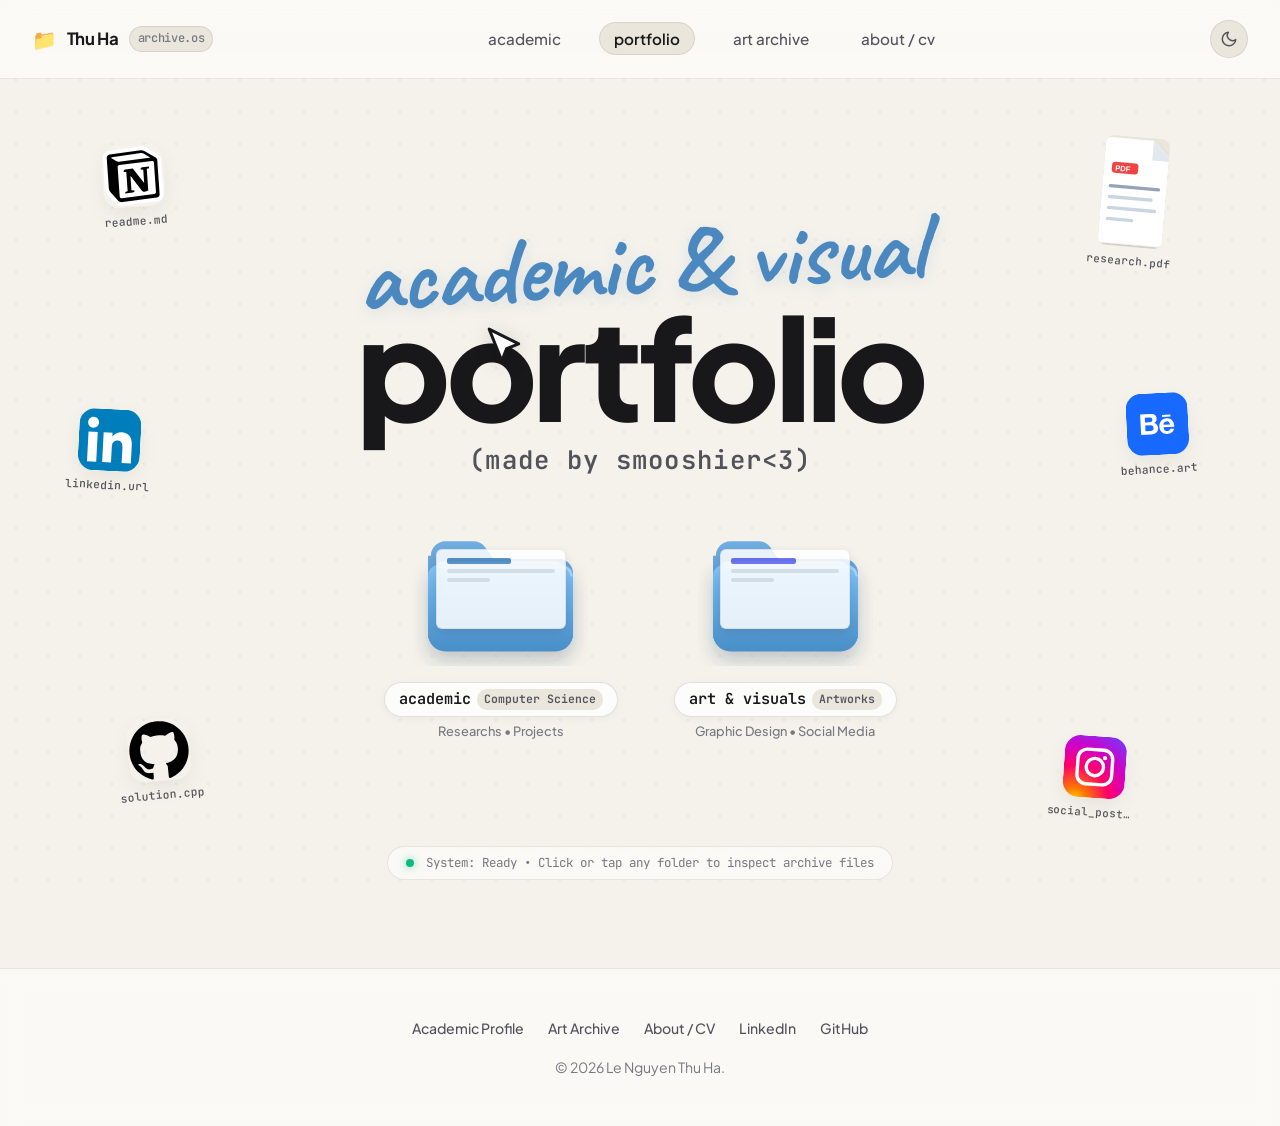
<file: index.html>
<!DOCTYPE html>
<html lang="en" data-theme="light">
<head>
  <meta charset="UTF-8">
  <meta name="viewport" content="width=device-width, initial-scale=1.0">
  <title>Le Nguyen Thu Ha — Portfolio</title>
  
  <meta name="description" content="Personal Academic and Art Portfolio of Le Nguyen Thu Ha — Student at University of Information Technology.">
  <meta property="og:title" content="Le Nguyen Thu Ha — Academic & Art Portfolio">
  <meta property="og:description" content="Academic and art portfolio.">
  <meta property="og:type" content="website">

  <!-- Core & Desktop CSS -->
  <link rel="stylesheet" href="./css/style.css">
  <link rel="stylesheet" href="./css/desktop.css">
  <link rel="icon" type="image/svg+xml" href="./assets/icons/folder.svg">
</head>
<body>

  <!-- Minimalist Desktop Top Nav -->
  <header class="top-nav">
    <a href="./index.html" class="nav-brand">
      <span style="font-size: 1.25rem;">📁</span>
      <span>Thu Ha</span>
      <span class="nav-brand-tag">archive.os</span>
    </a>

    <nav>
      <ul class="nav-links">
        <li><a href="./academic.html" class="nav-link">academic</a></li>
        <li><a href="./index.html" class="nav-link active">portfolio</a></li>
        <li><a href="./art.html" class="nav-link">art archive</a></li>
        <li><a href="./about.html" class="nav-link">about / cv</a></li>
      </ul>
    </nav>

    <div class="nav-actions">
      <button class="btn-theme" aria-label="Toggle Theme" title="Toggle Light/Dark Theme">
        <!-- SVG injected by main.js -->
      </button>
      <button class="mobile-menu-toggle" aria-label="Toggle Menu">
        ☰
      </button>
    </div>
  </header>

  <!-- Desktop Canvas Viewport -->
  <main class="desktop-viewport">

    <!-- Floating Artifacts & Desktop Elements Layer -->
    <div class="floating-artifacts-layer" aria-hidden="true">
      
      <!-- Top Left: Notion Notes -->
      <div class="desktop-artifact pos-art-1" data-base-rotation="-4">
        <a href="./about.html" class="app-icon-item" title="Open Personal Memo">
          <div class="app-icon-box">
            <img src="./assets/icons/notion.svg" alt="Notion">
          </div>
          <span class="app-icon-label">readme.md</span>
        </a>
      </div>  

      <!-- Top Right: Research PDF Preview -->
      <div class="desktop-artifact pos-art-2" data-base-rotation="5">
        <a href="./academic.html#publications" class="app-icon-item" title="View Research Profile">
          <div class="file-preview-thumb">
            <img src="./assets/icons/pdf-doc.svg" alt="PDF">
          </div>
          <span class="file-preview-name">research.pdf</span>
        </a>
      </div>

      <!-- Mid Left: LinkedIn Profile -->
      <div class="desktop-artifact pos-art-3" data-base-rotation="3">
        <a href="https://www.linkedin.com/in/lenguyenthuha/" target="_blank" rel="noopener" class="app-icon-item" title="View LinkedIn Profile">
          <div class="app-icon-box">
            <img src="./assets/icons/safari.svg" alt="Safari">
          </div>
          <span class="app-icon-label">linkedin.url</span>
        </a>
      </div>

      <!-- Mid Right: Behance Creative Portfolio -->
      <div class="desktop-artifact pos-art-4" data-base-rotation="-3">
        <a href="https://www.behance.net/lnguynthuh" target="_blank" rel="noopener" class="app-icon-item" title="Visit Behance Profile">
          <div class="app-icon-box">
            <img src="./assets/icons/behance.svg" alt="Behance">
          </div>
          <span class="app-icon-label">behance.art</span>
        </a>
      </div>

      <!-- Bottom Left: Code & Competitive Programming -->
      <div class="desktop-artifact pos-art-5" data-base-rotation="-5">
        <a href="https://github.com/lenguyenthuha" target="_blank" rel="noopener" class="app-icon-item" title="Visit GitHub Repositories">
          <div class="app-icon-box">
            <img src="./assets/icons/code.svg" alt="Code">
          </div>
          <span class="app-icon-label">solution.cpp</span>
        </a>
      </div>

      <!-- Bottom Right: Sample Creative Visual -->
      <div class="desktop-artifact pos-art-6" data-base-rotation="4">
        <a href="https://www.instagram.com/smooshier/" target="_blank" rel="noopener" class="app-icon-item" title="Visit Instagram Profile">
          <div class="app-icon-box">
            <img src="./assets/icons/instagram.svg" alt="Design Preview">
          </div>
          <span class="file-preview-name">social_post.png</span>
        </a>
      </div>

      <!-- Retro Vector Cursor Hovering on Center -->
      <div class="retro-cursor-pointer pos-cursor">
        <img src="./assets/icons/cursor-arrow.svg" alt="Pointer">
      </div>

    </div>

    <!-- Center Hero Typography -->
    <div class="hero-typography-group">
      <span class="hero-script">academic & visual</span>
      <h1 class="hero-title-chunky">portfolio</h1>
      <span class="hero-year-badge">(made by smooshier<3)</span>
    </div>

    <!-- The 2 Main Folders (Hero Dual Interaction) -->
    <section class="folders-stage" aria-label="Select Category Folder">
      
      <!-- Folder 1: Academic & Research -->
      <a href="./academic.html" class="folder-card" id="folder-academic" title="Open Academic & Research Archive">
        <div class="folder-icon-wrapper">
          <div class="folder-peek-sheet">
            <div class="sheet-line title"></div>
            <div class="sheet-line"></div>
            <div class="sheet-line short"></div>
          </div>
          <img src="./assets/icons/folder.svg" alt="Academic Folder" class="folder-icon-img">
        </div>

        <div class="folder-meta">
          <div class="folder-name-tag">
            <span>academic</span>
            <span class="folder-count-pill">Computer Science</span>
          </div>
          <span class="folder-sub-caption">Researchs • Projects</span>
        </div>
      </a>

      <!-- Folder 2: Art & Visuals -->
      <a href="./art.html" class="folder-card" id="folder-art" title="Open Art & Visual Portfolio">
        <div class="folder-icon-wrapper">
          <div class="folder-peek-sheet">
            <div class="sheet-line title" style="background: var(--accent-art);"></div>
            <div class="sheet-line"></div>
            <div class="sheet-line short"></div>
          </div>
          <img src="./assets/icons/folder.svg" alt="Art Folder" class="folder-icon-img">
        </div>

        <div class="folder-meta">
          <div class="folder-name-tag">
            <span>art & visuals</span>
            <span class="folder-count-pill">Artworks</span>
          </div>
          <span class="folder-sub-caption">Graphic Design • Social Media</span>
        </div>
      </a>

    </section>

    <!-- Bottom System Status Pill -->
    <div class="desktop-bottom-status">
      <span class="status-dot"></span>
      <span>System: Ready • Click or tap any folder to inspect archive files</span>
    </div>

  </main>

  <!-- Page Footer -->
  <footer class="page-footer">
    <div class="footer-content">
      <div class="footer-links">
        <a href="./academic.html" class="footer-link">Academic Profile</a>
        <a href="./art.html" class="footer-link">Art Archive</a>
        <a href="./about.html" class="footer-link">About / CV</a>
        <a href="https://www.linkedin.com/in/lenguyenthuha/" target="_blank" rel="noopener" class="footer-link">LinkedIn</a>
        <a href="https://github.com/lenguyenthuha" target="_blank" rel="noopener" class="footer-link">GitHub</a>
      </div>
      <p>© 2026 Le Nguyen Thu Ha.</p>
    </div>
  </footer>

  <!-- Scripts -->
  <script src="./js/main.js"></script>
</body>
</html>
</file>
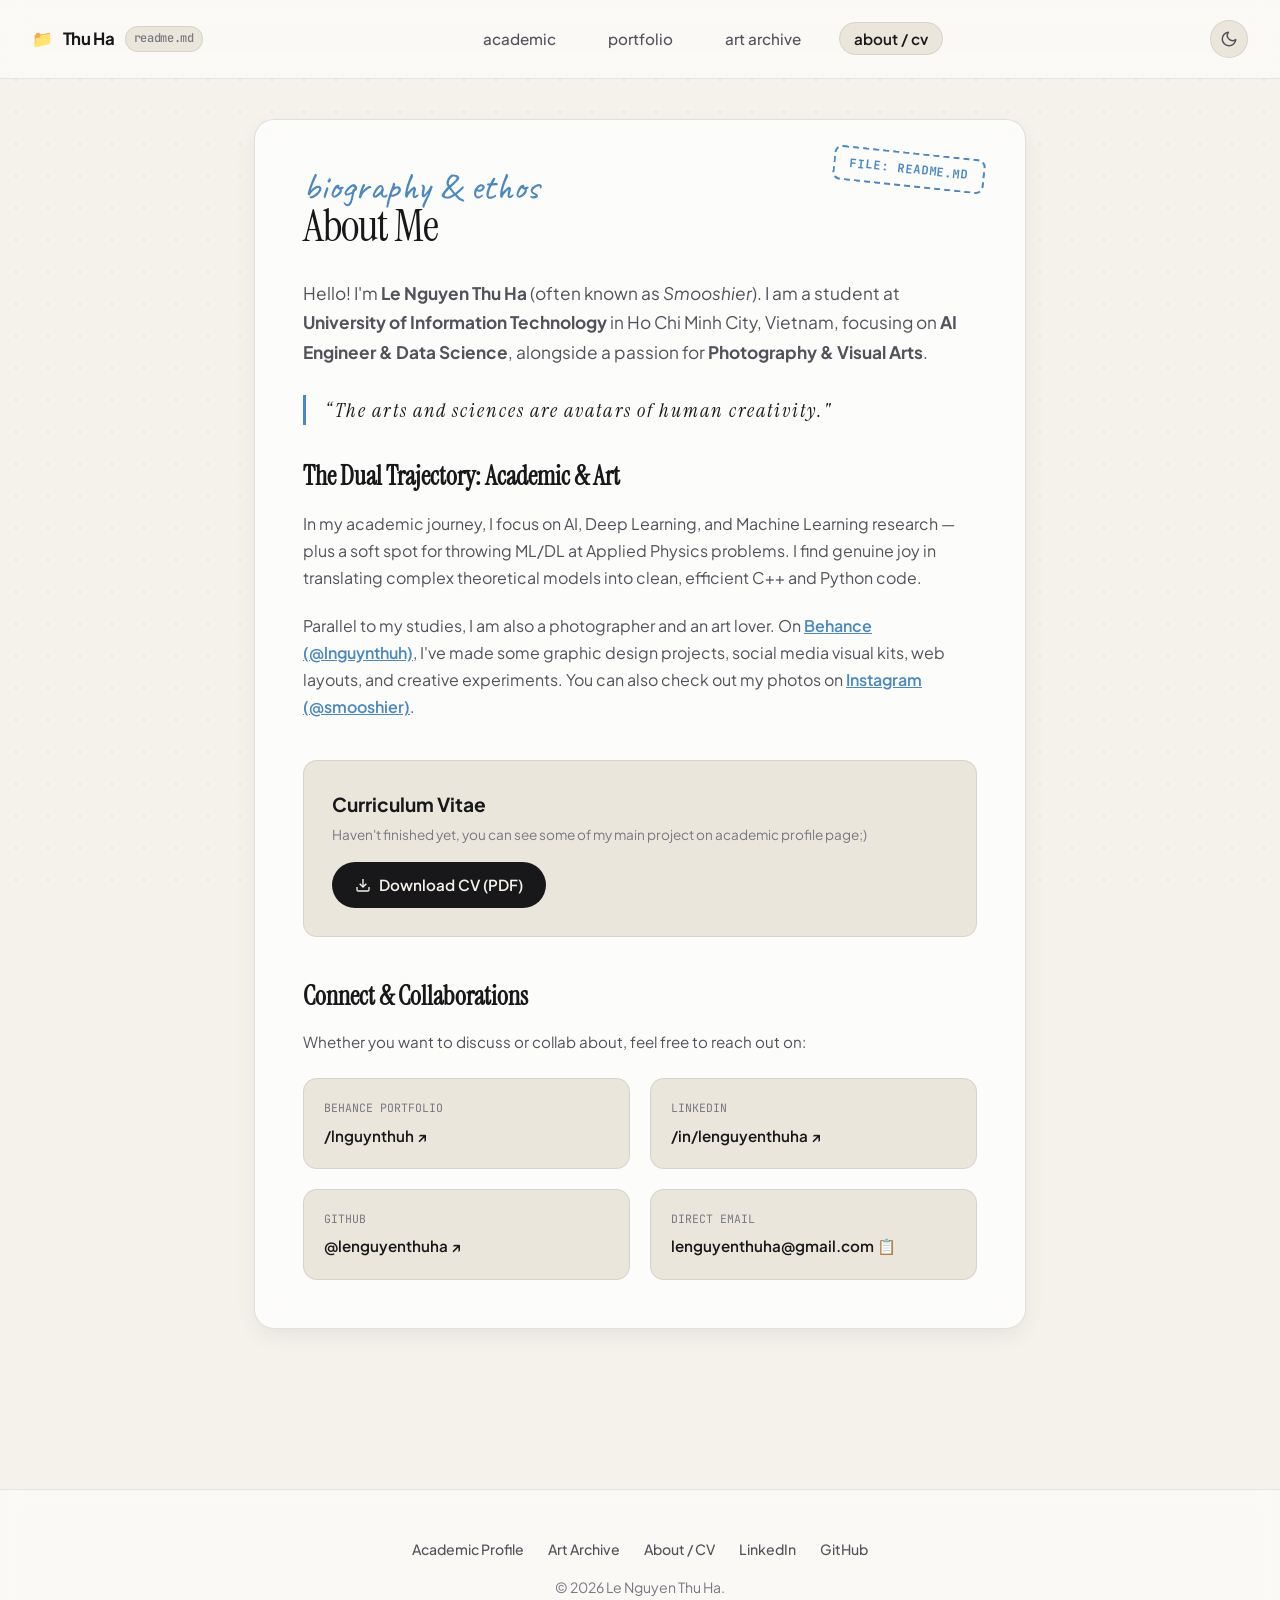
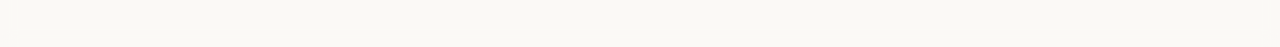
<file: about.html>
<!DOCTYPE html>
<html lang="en" data-theme="light">
<head>
  <meta charset="UTF-8">
  <meta name="viewport" content="width=device-width, initial-scale=1.0">
  <title>About Me & CV</title>
  
  <meta name="description" content="Biography, personal ethos bridging informatics and visual design, contact details, and CV of Le Nguyen Thu Ha.">
  
  <!-- CSS -->
  <link rel="stylesheet" href="./css/style.css">
  <link rel="stylesheet" href="./css/components.css">
  <link rel="icon" type="image/svg+xml" href="./assets/icons/folder.svg">
  
  <style>
    .memo-container {
      max-width: 820px;
      margin: 0 auto;
    }
    .memo-card {
      padding: 3rem;
      position: relative;
    }
    .memo-stamp {
      position: absolute;
      top: 2rem;
      right: 2.5rem;
      transform: rotate(6deg);
      font-family: var(--font-mono);
      font-size: 0.75rem;
      font-weight: 700;
      color: var(--accent-script);
      border: 2px dashed var(--accent-script);
      padding: 6px 14px;
      border-radius: 8px;
      text-transform: uppercase;
      letter-spacing: 1px;
    }
    .quote-box {
      border-left: 3px solid var(--accent-script);
      padding-left: 1.25rem;
      margin: 1.75rem 0;
      font-family: var(--font-serif);
      font-size: 1.25rem;
      font-style: italic;
      color: var(--text-primary);
      line-height: 1.5;
      letter-spacing: 0.13rem;
    }
    .contact-grid {
      display: grid;
      grid-template-columns: repeat(auto-fit, minmax(220px, 1fr));
      gap: 1.25rem;
      margin-top: 1.5rem;
    }
    .contact-card-item {
      padding: 1.25rem;
      border-radius: var(--radius-md);
      background: var(--bg-secondary);
      border: 1px solid var(--border-color);
      display: flex;
      flex-direction: column;
      gap: 6px;
      transition: all var(--transition-fast);
    }
    .contact-card-item:hover {
      border-color: var(--accent-script);
      transform: translateY(-2px);
    }
    .contact-label {
      font-family: var(--font-mono);
      font-size: 0.72rem;
      color: var(--text-muted);
      text-transform: uppercase;
    }
    .contact-val {
      font-size: 0.95rem;
      font-weight: 600;
      color: var(--text-primary);
    }
    @media (max-width: 640px) {
      .memo-card { padding: 1.75rem 1.25rem; }
      .memo-stamp { position: static; display: inline-block; margin-bottom: 1.5rem; }
    }
  </style>
</head>
<body>

  <!-- Top Navigation Bar -->
  <header class="top-nav">
    <a href="./index.html" class="nav-brand">
      <span>📁</span>
      <span>Thu Ha</span>
      <span class="nav-brand-tag">readme.md</span>
    </a>

    <nav>
      <ul class="nav-links">
        <li><a href="./academic.html" class="nav-link">academic</a></li>
        <li><a href="./index.html" class="nav-link">portfolio</a></li>
        <li><a href="./art.html" class="nav-link">art archive</a></li>
        <li><a href="./about.html" class="nav-link active">about / cv</a></li>
      </ul>
    </nav>

    <div class="nav-actions">
      <button class="btn-theme" aria-label="Toggle Theme" title="Toggle Light/Dark Theme"></button>
      <button class="mobile-menu-toggle" aria-label="Toggle Menu">☰</button>
    </div>
  </header>

  <main class="page-container memo-container">

    <article class="glass-card memo-card">
      <div class="memo-stamp">FILE: README.md</div>

      <div class="page-title-group" style="margin-bottom: 1.75rem;">
        <span class="page-script-subtitle">biography & ethos</span>
        <h1 class="page-title" style="font-size: 2.8rem;">About Me</h1>
      </div>

      <p style="font-size: 1.08rem; line-height: 1.7; color: var(--text-secondary); margin-bottom: 1.5rem;">
        Hello! I'm <strong>Le Nguyen Thu Ha</strong> (often known as <em>Smooshier</em>). I am a student at <strong>University of Information Technology</strong> in Ho Chi Minh City, Vietnam, focusing on <strong>AI Engineer & Data Science</strong>, alongside a passion for<strong> Photography & Visual Arts</strong>.
      </p>

      <div class="quote-box">
        “The arts and sciences are avatars of human creativity."
      </div>

      <h2 style="font-family: var(--font-serif); font-size: 1.6rem; margin: 2rem 0 0.75rem; color: var(--text-primary);">
        The Dual Trajectory: Academic & Art
      </h2>

      <p style="color: var(--text-secondary); line-height: 1.7; margin-bottom: 1.25rem;">
        In my academic journey, I focus on AI, Deep Learning, and Machine Learning research — plus a soft spot for throwing ML/DL at Applied Physics problems. I find genuine joy in translating complex theoretical models into clean, efficient C++ and Python code.
      </p>

      <p style="color: var(--text-secondary); line-height: 1.7; margin-bottom: 1.5rem;">
        Parallel to my studies, I am also a photographer and an art lover. On <a href="https://www.behance.net/lnguynthuh" target="_blank" rel="noopener" style="text-decoration: underline; color: var(--accent-script); font-weight: 600;">Behance (@lnguynthuh)</a>, I've made some graphic design projects, social media visual kits, web layouts, and creative experiments. You can also check out my photos on <a href="https://www.instagram.com/smooshier" target="_blank" rel="noopener" style="text-decoration: underline; color: var(--accent-script); font-weight: 600;">Instagram (@smooshier)</a>.
      </p>

      <!-- CV Download Section -->
      <section id="cv" style="margin: 2.5rem 0; padding: 1.75rem; border-radius: var(--radius-md); background: var(--bg-secondary); border: 1px solid var(--border-color);">
        <div style="display: flex; align-items: center; justify-content: space-between; flex-wrap: wrap; gap: 1rem;">
          <div>
            <h3 style="font-size: 1.2rem; font-weight: 700; color: var(--text-primary); margin-bottom: 4px;">
            Curriculum Vitae
            </h3>
            <p style="font-size: 0.85rem; color: var(--text-muted);">
              Haven't finished yet, you can see some of my main project on academic profile page;)
            </p>
          </div>
          
          <a href="#" class="btn-primary" onclick="window.showToast('WAITTTTT I WILL POST IT LATER'); return false;">
            <svg width="16" height="16" viewBox="0 0 24 24" fill="none" stroke="currentColor" stroke-width="2"><path d="M21 15v4a2 2 0 0 1-2 2H5a2 2 0 0 1-2-2v-4"/><polyline points="7 10 12 15 17 10"/><line x1="12" y1="15" x2="12" y2="3"/></svg>
            <span>Download CV (PDF)</span>
          </a>
        </div>
      </section>

      <!-- Contact & Connect -->
      <h2 style="font-family: var(--font-serif); font-size: 1.6rem; margin: 2rem 0 0.75rem; color: var(--text-primary);">
        Connect & Collaborations
      </h2>
      <p style="color: var(--text-secondary); font-size: 0.95rem;">
        Whether you want to discuss or collab about, feel free to reach out on:
      </p>

      <div class="contact-grid">
        <div class="contact-card-item">
          <span class="contact-label">Behance Portfolio</span>
          <a href="https://www.behance.net/lnguynthuh" target="_blank" rel="noopener" class="contact-val">
            /lnguynthuh ↗
          </a>
        </div>

        <div class="contact-card-item">
          <span class="contact-label">LinkedIn</span>
          <a href="https://www.linkedin.com/in/lenguyenthuha/" target="_blank" rel="noopener" class="contact-val">
            /in/lenguyenthuha ↗
          </a>
        </div>

        <div class="contact-card-item">
          <span class="contact-label">GitHub</span>
          <a href="https://github.com/lenguyenthuha" target="_blank" rel="noopener" class="contact-val">
            @lenguyenthuha ↗
          </a>
        </div>

        <div class="contact-card-item">
          <span class="contact-label">Direct Email</span>
          <a href="#" class="contact-val" data-copy-email="lenguyenthuha@gmail.com" title="Click to copy email address">
            lenguyenthuha@gmail.com 📋
          </a>
        </div>
      </div>

    </article>

  </main>

  <!-- Page Footer -->
  <footer class="page-footer">
    <div class="footer-content">
      <div class="footer-links">
        <a href="./academic.html" class="footer-link">Academic Profile</a>
        <a href="./art.html" class="footer-link">Art Archive</a>
        <a href="./about.html" class="footer-link">About / CV</a>
        <a href="https://www.linkedin.com/in/lenguyenthuha/" target="_blank" rel="noopener" class="footer-link">LinkedIn</a>
        <a href="https://github.com/lenguyenthuha" target="_blank" rel="noopener" class="footer-link">GitHub</a>
      </div>
      <p>© 2026 Le Nguyen Thu Ha.</p>
    </div>
  </footer>

  <script src="./js/main.js"></script>
</body>
</html>
</file>
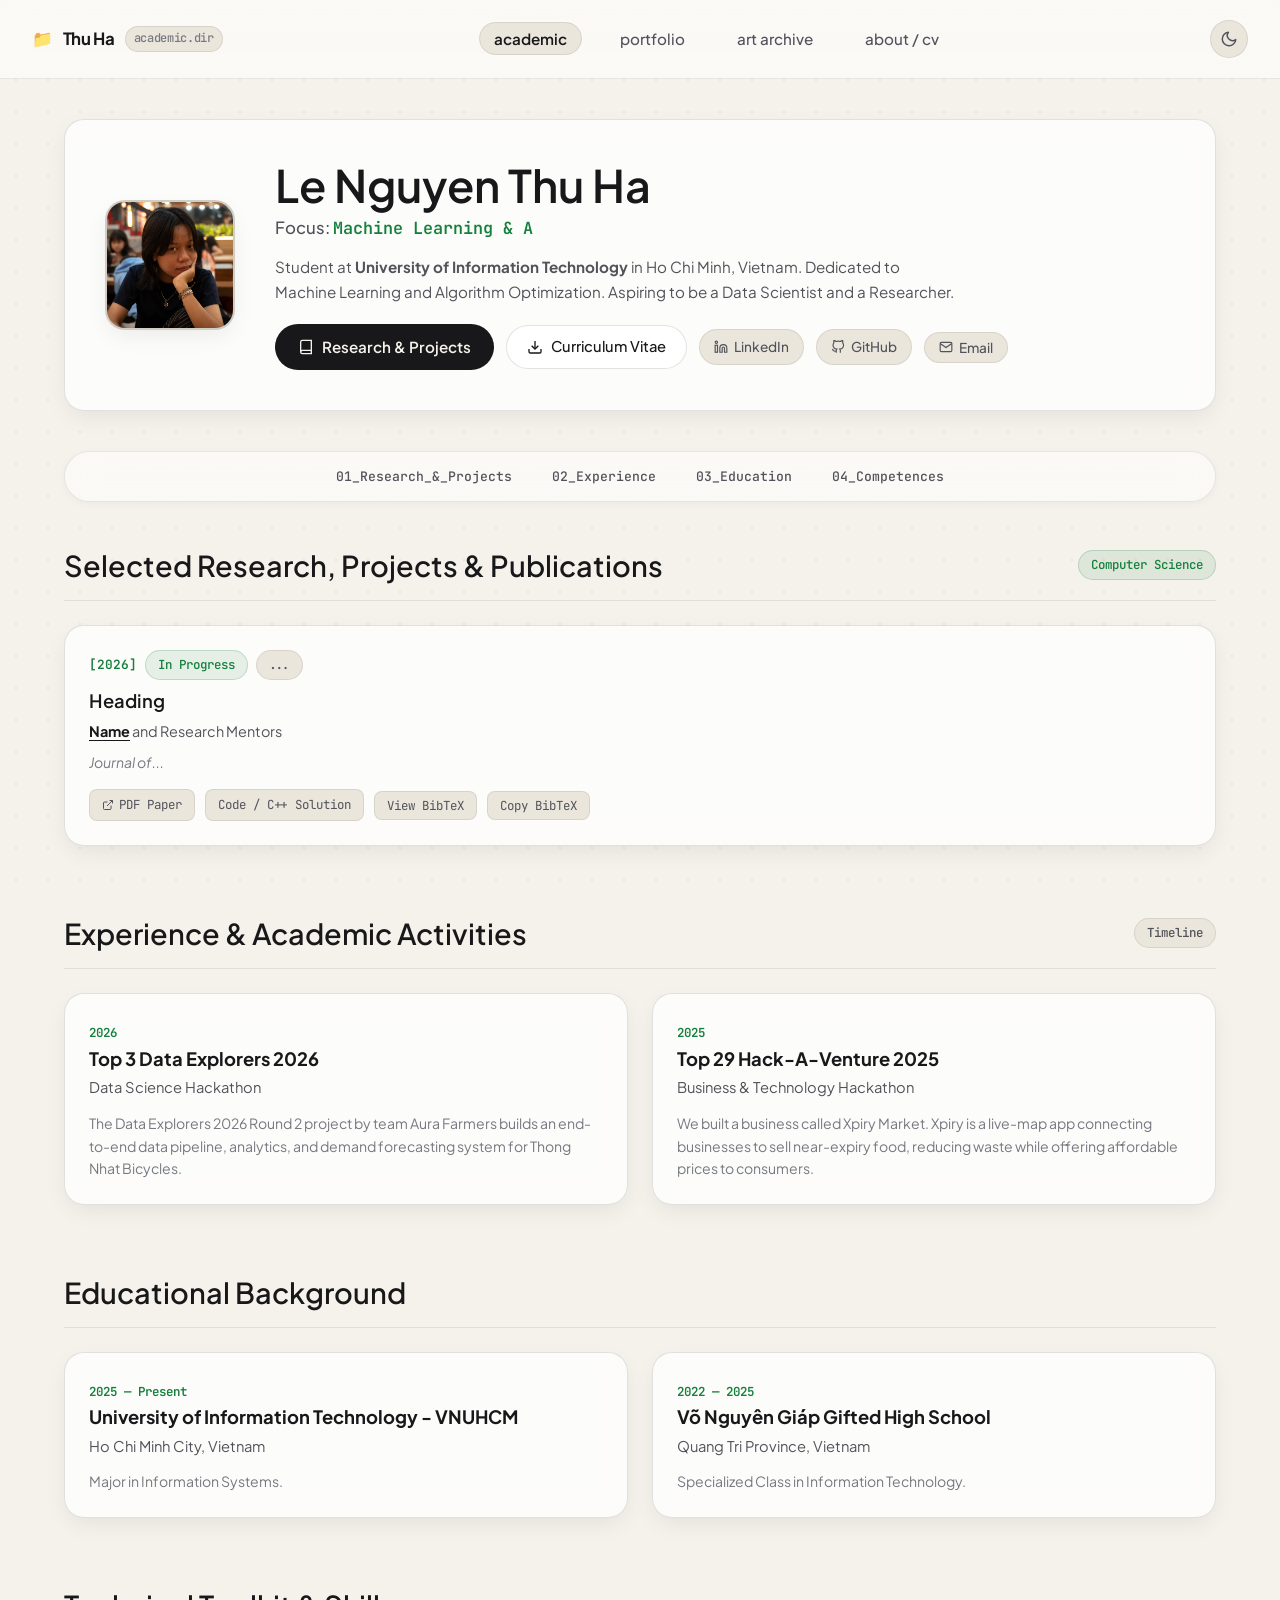
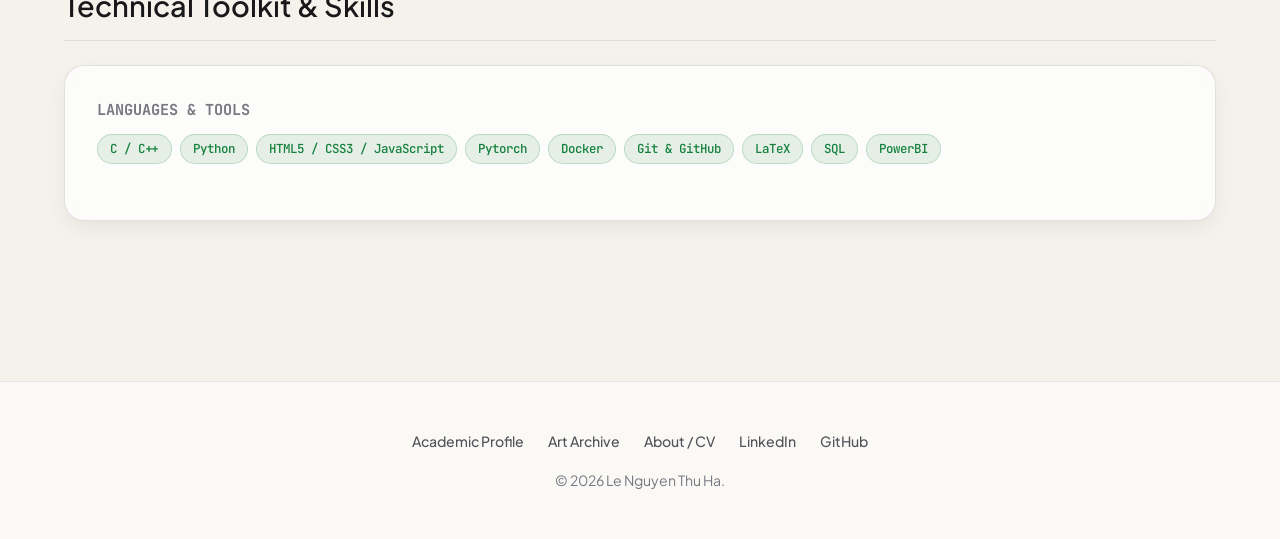
<file: academic.html>
<!DOCTYPE html>
<html lang="en" data-theme="light">
<head>
  <meta charset="UTF-8">
  <meta name="viewport" content="width=device-width, initial-scale=1.0">
  <title>Academic Profile</title>
  
  <meta name="description" content="Informatics, competitive programming, algorithmic research, and educational background of Le Nguyen Thu Ha (Vo Nguyen Giap Gifted High School).">
  
  <!-- CSS -->
  <link rel="stylesheet" href="./css/style.css">
  <link rel="stylesheet" href="./css/components.css">
  <link rel="icon" type="image/svg+xml" href="./assets/icons/folder.svg">
</head>
<body>

  <!-- Top Navigation Bar -->
  <header class="top-nav">
    <a href="./index.html" class="nav-brand">
      <span>📁</span>
      <span>Thu Ha</span>
      <span class="nav-brand-tag">academic.dir</span>
    </a>

    <nav>
      <ul class="nav-links">
        <li><a href="./academic.html" class="nav-link active">academic</a></li>
        <li><a href="./index.html" class="nav-link">portfolio</a></li>
        <li><a href="./art.html" class="nav-link">art archive</a></li>
        <li><a href="./about.html" class="nav-link">about / cv</a></li>
      </ul>
    </nav>

    <div class="nav-actions">
      <button class="btn-theme" aria-label="Toggle Theme" title="Toggle Light/Dark Theme"></button>
      <button class="mobile-menu-toggle" aria-label="Toggle Menu">☰</button>
    </div>
  </header>

  <main class="page-container">

    <!-- Academic Profile Header Card -->
    <section class="glass-card academic-dossier-header">
      <div class="dossier-avatar-box">
        <img src="./assets/images/avatar.jpg" alt="Le Nguyen Thu Ha" class="dossier-avatar-img">
      </div>

      <div class="dossier-info">

        <h1 class="dossier-name">Le Nguyen Thu Ha</h1>
        <p class="dossier-role">Focus: <span id="typewriter" class="typewriter-text"></span></p>

        <p class="dossier-bio">
          Student at <strong>University of Information Technology</strong> in Ho Chi Minh, Vietnam. Dedicated to Machine Learning and Algorithm Optimization. Aspiring to be a Data Scientist and a Researcher.
        </p>

        <div class="dossier-links-row">
          <a href="#projects" class="btn-primary">
            <svg width="16" height="16" viewBox="0 0 24 24" fill="none" stroke="currentColor" stroke-width="2"><path d="M4 19.5A2.5 2.5 0 0 1 6.5 17H20"/><path d="M6.5 2H20v20H6.5A2.5 2.5 0 0 1 4 19.5v-15A2.5 2.5 0 0 1 6.5 2z"/></svg>
            <span>Research & Projects</span>
          </a>

          <a href="./about.html#cv" class="btn-secondary">
            <svg width="16" height="16" viewBox="0 0 24 24" fill="none" stroke="currentColor" stroke-width="2"><path d="M21 15v4a2 2 0 0 1-2 2H5a2 2 0 0 1-2-2v-4"/><polyline points="7 10 12 15 17 10"/><line x1="12" y1="15" x2="12" y2="3"/></svg>
            <span>Curriculum Vitae</span>
          </a>

          <a href="https://www.linkedin.com/in/lenguyenthuha/" target="_blank" rel="noopener" class="academic-link-btn" title="View LinkedIn Profile">
            <svg width="14" height="14" viewBox="0 0 24 24" fill="none" stroke="currentColor" stroke-width="2"><path d="M16 8a6 6 0 0 1 6 6v7h-4v-7a2 2 0 0 0-2-2 2 2 0 0 0-2 2v7h-4v-7a6 6 0 0 1 6-6z"/><rect x="2" y="9" width="4" height="12"/><circle cx="4" cy="4" r="2"/></svg>
            <span>LinkedIn</span>
          </a>

          <a href="https://github.com/lenguyenthuha" target="_blank" rel="noopener" class="academic-link-btn" title="View GitHub Repositories">
            <svg width="14" height="14" viewBox="0 0 24 24" fill="none" stroke="currentColor" stroke-width="2"><path d="M9 19c-5 1.5-5-2.5-7-3m14 6v-3.87a3.37 3.37 0 0 0-.94-2.61c3.14-.35 6.44-1.54 6.44-7A5.44 5.44 0 0 0 20 4.77 5.07 5.07 0 0 0 19.91 1S18.73.65 16 2.48a13.38 13.38 0 0 0-7 0C6.27.65 5.09 1 5.09 1A5.07 5.07 0 0 0 5 4.77a5.44 5.44 0 0 0-1.5 3.78c0 5.42 3.3 6.61 6.44 7A3.37 3.37 0 0 0 9 18.13V22"/></svg>
            <span>GitHub</span>
          </a>

          <button class="academic-link-btn" data-copy-email="lenguyenthuha@gmail.com" title="Click to copy email address">
            <svg width="14" height="14" viewBox="0 0 24 24" fill="none" stroke="currentColor" stroke-width="2"><path d="M4 4h16c1.1 0 2 .9 2 2v12c0 1.1-.9 2-2 2H4c-1.1 0-2-.9-2-2V6c0-1.1.9-2 2-2z"/><polyline points="22,6 12,13 2,6"/></svg>
            <span>Email</span>
          </button>
        </div>
      </div>
    </section>

    <!-- Quick Jump Tabs -->
    <nav class="jump-nav-container" aria-label="Page Navigation">
      <a href="#projects" class="jump-tab active">01_Research_&_Projects</a>
      <a href="#experience" class="jump-tab">02_Experience</a>
      <a href="#education" class="jump-tab">03_Education</a>
      <a href="#competences" class="jump-tab">04_Competences</a>
    </nav>

    <!-- Section 1: Research & Algorithmic Projects -->
    <section id="projects" style="margin-bottom: 4rem;">
      <div class="section-title-bar">
        <h2 class="section-heading">
          Selected Research, Projects & Publications
        </h2>
        <span class="pill-badge academic">Computer Science</span>
      </div>

      <div class="pub-list">
        
        <!-- Project / Publication 1 -->
        <article class="glass-card pub-card">
          <div class="pub-card-header">
            <div class="pub-badge-group">
              <span class="pub-year">[2026]</span>
              <span class="pill-badge academic">In Progress</span>
              <span class="pill-badge">...</span>
            </div>
          </div>
          <h3 class="pub-title">Heading</h3>
          <p class="pub-authors"><strong>Name</strong> and Research Mentors</p>
          <p class="pub-venue">Journal of...</p>
          <div class="pub-actions">
            <a href="#" class="pub-action-btn">
              <svg width="12" height="12" viewBox="0 0 24 24" fill="none" stroke="currentColor" stroke-width="2"><path d="M18 13v6a2 2 0 0 1-2 2H5a2 2 0 0 1-2-2V8a2 2 0 0 1 2-2h6"/><polyline points="15 3 21 3 21 9"/><line x1="10" y1="14" x2="21" y2="3"/></svg>
              <span>PDF Paper</span>
            </a>
            <a href="https://github.com/lenguyenthuha" target="_blank" class="pub-action-btn"><span>Code / C++ Solution</span></a>
            <button class="pub-action-btn btn-toggle-bibtex" data-target="bib-1">View BibTeX</button>
            <button class="pub-action-btn btn-copy-bib" data-bib-id="bib-1">Copy BibTeX</button>
          </div>
          <pre id="bib-1" class="bibtex-box">{not yet bro}</pre>
        </article>

      </div>
    </section>

    <!-- Section 2: Experience -->
    <section id="experience" style="margin-bottom: 4rem;">
      <div class="section-title-bar">
        <h2 class="section-heading">
          Experience & Academic Activities
        </h2>
        <span class="pill-badge">Timeline</span>
      </div>

      <div class="timeline-grid">
        
        <div class="glass-card timeline-card">
          <span class="timeline-period">2026</span>
          <h3 class="timeline-role">Top 3 Data Explorers 2026</h3>
          <p class="timeline-org">Data Science Hackathon</p>
          <p class="timeline-desc">
            The Data Explorers 2026 Round 2 project by team Aura Farmers builds an end-to-end data pipeline, analytics, and demand forecasting system for Thong Nhat Bicycles.
          </p>
        </div>

        <div class="glass-card timeline-card">
          <span class="timeline-period">2025</span>
          <h3 class="timeline-role">Top 29 Hack-A-Venture 2025</h3>
          <p class="timeline-org">Business & Technology Hackathon</p>
          <p class="timeline-desc">
            We built a business called Xpiry Market. Xpiry is a live-map app connecting businesses to sell near-expiry food, reducing waste while offering affordable prices to consumers.
          </p>
        </div>

      </div>
    </section>

    <!-- Section 3: Education -->
    <section id="education" style="margin-bottom: 4rem;">
      <div class="section-title-bar">
        <h2 class="section-heading">
          Educational Background
        </h2>
      </div>

      <div class="timeline-grid">

        <div class="glass-card timeline-card">
          <span class="timeline-period">2025 — Present</span>
          <h3 class="timeline-role">University of Information Technology - VNUHCM</h3>
          <p class="timeline-org">Ho Chi Minh City, Vietnam</p>
          <p class="timeline-desc">
            Major in Information Systems.
          </p>
        </div>

        <div class="glass-card timeline-card">
          <span class="timeline-period">2022 — 2025</span>
          <h3 class="timeline-role">Võ Nguyên Giáp Gifted High School</h3>
          <p class="timeline-org">Quang Tri Province, Vietnam</p>
          <p class="timeline-desc">
            Specialized Class in Information Technology.
          </p>
        </div>

      </div>
    </section>

    <!-- Section 4: Competences -->
    <section id="competences">
      <div class="section-title-bar">
        <h2 class="section-heading">
          Technical Toolkit & Skills
        </h2>
      </div>

      <div class="glass-card" style="padding: 2rem;">
        <div style="margin-bottom: 1.5rem;">
          <h4 style="font-size: 0.95rem; font-family: var(--font-mono); color: var(--text-muted); margin-bottom: 0.75rem;">LANGUAGES & TOOLS</h4>
          <div style="display: flex; flex-wrap: wrap; gap: 8px;">
            <span class="pill-badge academic">C / C++</span>
            <span class="pill-badge academic">Python</span>
            <span class="pill-badge academic">HTML5 / CSS3 / JavaScript</span>
            <span class="pill-badge academic">Pytorch</span>
            <span class="pill-badge academic">Docker</span>
            <span class="pill-badge academic">Git & GitHub</span>
            <span class="pill-badge academic">LaTeX</span>
            <span class="pill-badge academic">SQL</span>
            <span class="pill-badge academic">PowerBI</span>
          </div>
        </div>
      </div>
    </section>

  </main>

  <!-- Page Footer -->
  <footer class="page-footer">
    <div class="footer-content">
      <div class="footer-links">
        <a href="./academic.html" class="footer-link">Academic Profile</a>
        <a href="./art.html" class="footer-link">Art Archive</a>
        <a href="./about.html" class="footer-link">About / CV</a>
        <a href="https://www.linkedin.com/in/lenguyenthuha/" target="_blank" rel="noopener" class="footer-link">LinkedIn</a>
        <a href="https://github.com/lenguyenthuha" target="_blank" rel="noopener" class="footer-link">GitHub</a>
      </div>
      <p>© 2026 Le Nguyen Thu Ha.</p>
    </div>
  </footer>

  <script src="./js/main.js"></script>
  <script src="./js/academic.js"></script>
</body>
</html>
</file>
<file: css/style.css>
/* ==========================================================================
   ACADEMIC & ART PORTFOLIO — CORE DESIGN SYSTEM
   Inspired by Behance Portfolio 2025 (Desktop & Folder UI) & tranhuubinhminh.com
   ========================================================================== */

@import url('https://fonts.googleapis.com/css2?family=Caveat:wght@500;700&family=Instrument+Serif:ital@0;1&family=Plus+Jakarta+Sans:ital,wght@0,300;0,400;0,500;0,600;0,700;1,400&family=JetBrains+Mono:wght@400;500;600&display=swap');

:root {
  /* Editorial Warm Cream (Light Mode - Behance Default) */
  --bg-primary: #F5F2EB;
  --bg-secondary: #EBE6DC;
  --bg-card: rgba(255, 255, 255, 0.72);
  --bg-card-solid: #FFFFFF;
  --bg-glass: rgba(255, 255, 255, 0.55);
  
  --border-color: rgba(28, 27, 26, 0.09);
  --border-card: rgba(28, 27, 26, 0.12);
  --border-focus: rgba(75, 137, 191, 0.5);

  --text-primary: #18181A;
  --text-secondary: #52525B;
  --text-muted: #787882;

  --accent-script: #4A88BF;
  --accent-blue: #5596CD;
  --accent-academic: #15803D;
  --accent-academic-bg: rgba(21, 128, 61, 0.1);
  --accent-art: #6366F1;
  --accent-art-bg: rgba(99, 102, 241, 0.1);

  --shadow-sm: 0 2px 8px rgba(0, 0, 0, 0.04);
  --shadow-md: 0 8px 24px -4px rgba(0, 0, 0, 0.08);
  --shadow-lg: 0 20px 40px -8px rgba(35, 45, 60, 0.12);
  --shadow-folder: 0 14px 28px -6px rgba(45, 75, 110, 0.18), 0 2px 4px rgba(0, 0, 0, 0.04);

  --font-sans: 'Plus Jakarta Sans', system-ui, -apple-system, sans-serif;
  --font-serif: 'Instrument Serif', Georgia, serif;
  --font-script: 'Caveat', cursive, sans-serif;
  --font-mono: 'JetBrains Mono', monospace;

  --radius-sm: 8px;
  --radius-md: 14px;
  --radius-lg: 20px;
  --radius-pill: 9999px;

  --transition-fast: 0.18s cubic-bezier(0.2, 0.8, 0.2, 1);
  --transition-smooth: 0.35s cubic-bezier(0.25, 1, 0.5, 1);
  --transition-bounce: 0.5s cubic-bezier(0.34, 1.56, 0.64, 1);
}

/* Dark Slate Archive Theme */
[data-theme="dark"] {
  --bg-primary: #0F1015;
  --bg-secondary: #16171E;
  --bg-card: rgba(26, 28, 36, 0.65);
  --bg-card-solid: #1B1D26;
  --bg-glass: rgba(22, 24, 32, 0.6);

  --border-color: rgba(255, 255, 255, 0.08);
  --border-card: rgba(255, 255, 255, 0.12);
  --border-focus: rgba(118, 181, 234, 0.5);

  --text-primary: #F4F4F6;
  --text-secondary: #A1A1AA;
  --text-muted: #71717A;

  --accent-script: #76B5EA;
  --accent-blue: #60A5FA;
  --accent-academic: #4ADE80;
  --accent-academic-bg: rgba(74, 222, 128, 0.12);
  --accent-art: #818CF8;
  --accent-art-bg: rgba(129, 140, 248, 0.12);

  --shadow-sm: 0 2px 8px rgba(0, 0, 0, 0.25);
  --shadow-md: 0 8px 24px -4px rgba(0, 0, 0, 0.45);
  --shadow-lg: 0 20px 45px -8px rgba(0, 0, 0, 0.7);
  --shadow-folder: 0 16px 36px -6px rgba(0, 0, 0, 0.6), 0 0 16px rgba(85, 150, 205, 0.15);
}

/* Base Styles */
*, *::before, *::after {
  box-sizing: border-box;
  margin: 0;
  padding: 0;
}

html {
  font-size: 16px;
  scroll-behavior: smooth;
  -webkit-tap-highlight-color: transparent;
}

body {
  font-family: var(--font-sans);
  background-color: var(--bg-primary);
  color: var(--text-primary);
  line-height: 1.6;
  min-height: 100vh;
  transition: background-color var(--transition-smooth), color var(--transition-smooth);
  position: relative;
  overflow-x: hidden;
}

/* Subtle background noise texture */
body::before {
  content: "";
  position: fixed;
  inset: 0;
  background-image: radial-gradient(var(--border-color) 1px, transparent 0);
  background-size: 32px 32px;
  background-position: 0 0;
  pointer-events: none;
  opacity: 0.6;
  z-index: 0;
}

a {
  color: inherit;
  text-decoration: none;
  transition: color var(--transition-fast), opacity var(--transition-fast);
}

img, svg {
  display: block;
  max-width: 100%;
}

button {
  font-family: inherit;
  cursor: pointer;
  border: none;
  background: none;
}

/* ==========================================================================
   DESKTOP TOP NAVIGATION BAR
   ========================================================================== */

.top-nav {
  position: sticky;
  top: 0;
  width: 100%;
  padding: 1.25rem 2rem;
  display: flex;
  align-items: center;
  justify-content: space-between;
  z-index: 100;
  backdrop-filter: blur(14px);
  -webkit-backdrop-filter: blur(14px);
  border-bottom: 1px solid var(--border-color);
  background: var(--bg-glass);
  transition: padding var(--transition-fast), background var(--transition-smooth);
}

.nav-brand {
  display: flex;
  align-items: center;
  gap: 10px;
  font-weight: 700;
  font-size: 1.05rem;
  letter-spacing: -0.02em;
}

.nav-brand-tag {
  font-family: var(--font-mono);
  font-size: 0.75rem;
  font-weight: 500;
  color: var(--text-muted);
  background: var(--bg-secondary);
  padding: 2px 8px;
  border-radius: var(--radius-pill);
  border: 1px solid var(--border-color);
}

.nav-links {
  display: flex;
  align-items: center;
  gap: 1.5rem;
  list-style: none;
}

.nav-link {
  font-size: 0.95rem;
  font-weight: 500;
  color: var(--text-secondary);
  padding: 6px 14px;
  border-radius: var(--radius-pill);
  transition: all var(--transition-fast);
  position: relative;
}

.nav-link:hover {
  color: var(--text-primary);
  background: rgba(0, 0, 0, 0.04);
}

[data-theme="dark"] .nav-link:hover {
  background: rgba(255, 255, 255, 0.06);
}

.nav-link.active {
  color: var(--text-primary);
  font-weight: 600;
  background: var(--bg-secondary);
  border: 1px solid var(--border-color);
}

.nav-actions {
  display: flex;
  align-items: center;
  gap: 10px;
}

/* Theme Toggle Button */
.btn-theme {
  display: flex;
  align-items: center;
  justify-content: center;
  width: 38px;
  height: 38px;
  border-radius: 50%;
  background: var(--bg-secondary);
  border: 1px solid var(--border-color);
  color: var(--text-secondary);
  transition: all var(--transition-fast);
}

.btn-theme:hover {
  color: var(--text-primary);
  transform: rotate(15deg);
  border-color: var(--border-card);
}

.mobile-menu-toggle {
  display: none;
  font-size: 1.3rem;
  color: var(--text-primary);
  padding: 6px;
}

/* ==========================================================================
   CONTAINER & LAYOUT
   ========================================================================== */

.page-container {
  max-width: 1200px;
  margin: 0 auto;
  padding: 2.5rem 1.5rem 6rem;
  position: relative;
  z-index: 10;
}

.page-header {
  margin-bottom: 3rem;
  text-align: center;
}

.page-title-group {
  display: inline-block;
  position: relative;
}

.page-script-subtitle {
  font-family: var(--font-script);
  font-size: 2.4rem;
  color: var(--accent-script);
  line-height: 1;
  display: block;
  margin-bottom: -0.3rem;
}

.page-title {
  font-family: var(--font-serif);
  font-size: clamp(2.4rem, 5vw, 4rem);
  font-weight: 400;
  letter-spacing: -0.03em;
  line-height: 1.1;
  color: var(--text-primary);
}

.page-description {
  font-size: 1.05rem;
  color: var(--text-secondary);
  max-width: 650px;
  margin: 1rem auto 0;
}

/* ==========================================================================
   SHARED UI: CARDS, BADGES, BUTTONS
   ========================================================================== */

.glass-card {
  background: var(--bg-card);
  border: 1px solid var(--border-card);
  border-radius: var(--radius-lg);
  backdrop-filter: blur(12px);
  -webkit-backdrop-filter: blur(12px);
  box-shadow: var(--shadow-md);
  transition: transform var(--transition-smooth), box-shadow var(--transition-smooth), border-color var(--transition-smooth);
}

.glass-card:hover {
  border-color: rgba(75, 137, 191, 0.35);
  box-shadow: var(--shadow-lg);
}

.pill-badge {
  display: inline-flex;
  align-items: center;
  gap: 6px;
  font-family: var(--font-mono);
  font-size: 0.78rem;
  padding: 4px 12px;
  border-radius: var(--radius-pill);
  border: 1px solid var(--border-color);
  background: var(--bg-secondary);
  color: var(--text-secondary);
  font-weight: 500;
}

.pill-badge.academic {
  color: var(--accent-academic);
  background: var(--accent-academic-bg);
  border-color: rgba(21, 128, 61, 0.2);
}

.pill-badge.art {
  color: var(--accent-art);
  background: var(--accent-art-bg);
  border-color: rgba(99, 102, 241, 0.2);
}

.btn-primary {
  display: inline-flex;
  align-items: center;
  gap: 8px;
  background: var(--text-primary);
  color: var(--bg-primary);
  padding: 10px 22px;
  border-radius: var(--radius-pill);
  font-size: 0.95rem;
  font-weight: 600;
  transition: all var(--transition-fast);
  border: 1px solid transparent;
}

.btn-primary:hover {
  transform: translateY(-2px);
  box-shadow: var(--shadow-md);
  opacity: 0.92;
}

.btn-secondary {
  display: inline-flex;
  align-items: center;
  gap: 8px;
  background: var(--bg-card-solid);
  color: var(--text-primary);
  padding: 9px 20px;
  border-radius: var(--radius-pill);
  font-size: 0.92rem;
  font-weight: 500;
  border: 1px solid var(--border-card);
  transition: all var(--transition-fast);
}

.btn-secondary:hover {
  transform: translateY(-2px);
  background: var(--bg-secondary);
  border-color: var(--text-muted);
}

/* ==========================================================================
   TOAST NOTIFICATION
   ========================================================================== */

#toast-container {
  position: fixed;
  bottom: 24px;
  right: 24px;
  z-index: 1000;
  display: flex;
  flex-direction: column;
  gap: 8px;
  pointer-events: none;
}

.toast {
  background: var(--text-primary);
  color: var(--bg-primary);
  padding: 10px 18px;
  border-radius: var(--radius-md);
  font-size: 0.88rem;
  font-weight: 500;
  box-shadow: var(--shadow-lg);
  display: flex;
  align-items: center;
  gap: 8px;
  opacity: 0;
  transform: translateY(12px);
  transition: all var(--transition-fast);
  pointer-events: auto;
}

.toast.show {
  opacity: 1;
  transform: translateY(0);
}

/* ==========================================================================
   FOOTER
   ========================================================================== */

.page-footer {
  text-align: center;
  padding: 3rem 1.5rem;
  border-top: 1px solid var(--border-color);
  background: var(--bg-glass);
  backdrop-filter: blur(8px);
  position: relative;
  z-index: 10;
  margin-top: 4rem;
}

.footer-content {
  max-width: 600px;
  margin: 0 auto;
  font-size: 0.88rem;
  color: var(--text-muted);
}

.footer-links {
  display: flex;
  justify-content: center;
  gap: 1.5rem;
  margin-bottom: 1rem;
}

.footer-link {
  color: var(--text-secondary);
  font-weight: 500;
}

.footer-link:hover {
  color: var(--accent-script);
}

/* ==========================================================================
   RESPONSIVE NAVIGATION & UTILITIES
   ========================================================================== */

@media (max-width: 768px) {
  .top-nav {
    padding: 1rem 1.25rem;
  }

  .nav-links {
    display: none;
    position: absolute;
    top: 100%;
    left: 0;
    width: 100%;
    flex-direction: column;
    background: var(--bg-primary);
    border-bottom: 1px solid var(--border-color);
    padding: 1.25rem;
    gap: 0.75rem;
    box-shadow: var(--shadow-lg);
  }

  .nav-links.open {
    display: flex;
  }

  .nav-link {
    width: 100%;
    text-align: center;
    padding: 10px;
  }

  .mobile-menu-toggle {
    display: block;
  }
}
</file>
<file: css/desktop.css>
/* ==========================================================================
   DESKTOP CANVAS & FOLDER UI STYLES
   Faithful recreation of Behance Portfolio 2025 aesthetic
   ========================================================================== */

.desktop-viewport {
  position: relative;
  min-height: calc(100vh - 75px);
  display: flex;
  flex-direction: column;
  align-items: center;
  justify-content: center;
  padding: 3rem 1.5rem 5rem;
  overflow: hidden;
}

/* Central Hero Typography Group */
.hero-typography-group {
  position: relative;
  text-align: center;
  z-index: 20;
  margin-bottom: 2.5rem;
  pointer-events: none;
}

.hero-script {
  font-family: var(--font-script);
  font-size: clamp(3.2rem, 7.5vw, 6rem);
  font-weight: 700;
  color: var(--accent-script);
  display: block;
  transform: rotate(-3.5deg) translateY(10px);
  letter-spacing: -0.01em;
  text-shadow: 0 4px 16px rgba(74, 136, 191, 0.15);
  line-height: 0.9;
}

.hero-title-chunky {
  font-family: var(--font-sans);
  font-size: clamp(3.8rem, 11vw, 9.5rem);
  font-weight: 800;
  letter-spacing: -0.04em;
  line-height: 0.92;
  color: var(--text-primary);
  text-transform: lowercase;
  margin: 0.2rem 0;
  display: block;
  user-select: none;
}

.hero-year-badge {
  font-family: var(--font-mono);
  font-size: clamp(1.1rem, 2vw, 1.8rem);
  font-weight: 600;
  color: var(--text-secondary);
  letter-spacing: 0.05em;
  display: inline-block;
  margin-top: 0.5rem;
}

/* ==========================================================================
   HERO TWO FOLDERS DUAL INTERACTION
   ========================================================================== */

.folders-stage {
  display: flex;
  align-items: center;
  justify-content: center;
  gap: 3.5rem;
  width: 100%;
  max-width: 900px;
  position: relative;
  z-index: 25;
}

.folder-card {
  position: relative;
  display: flex;
  flex-direction: column;
  align-items: center;
  text-decoration: none;
  cursor: pointer;
  outline: none;
  transition: transform var(--transition-bounce), filter var(--transition-fast);
}

.folder-icon-wrapper {
  position: relative;
  width: 175px;
  height: 145px;
  display: flex;
  align-items: center;
  justify-content: center;
  transition: transform var(--transition-bounce);
}

.folder-icon-img {
  width: 100%;
  height: 100%;
  filter: drop-shadow(var(--shadow-folder));
  transition: transform var(--transition-bounce);
}

/* Peek Sheet inside Folder */
.folder-peek-sheet {
  position: absolute;
  top: 18px;
  width: 130px;
  height: 80px;
  background: var(--bg-card-solid);
  border-radius: 6px;
  box-shadow: 0 4px 12px rgba(0, 0, 0, 0.12);
  border: 1px solid rgba(0, 0, 0, 0.08);
  display: flex;
  flex-direction: column;
  padding: 8px 10px;
  gap: 5px;
  transition: transform var(--transition-bounce), opacity var(--transition-fast);
  transform: translateY(10px);
  opacity: 0.85;
  z-index: 1;
}

.sheet-line {
  height: 4px;
  border-radius: 2px;
  background: var(--border-card);
}
.sheet-line.title {
  width: 60%;
  background: var(--accent-script);
  height: 6px;
}
.sheet-line.short {
  width: 40%;
}

/* Hover Interaction on Folder */
.folder-card:hover {
  transform: translateY(-8px) scale(1.04);
}

.folder-card:hover .folder-peek-sheet {
  transform: translateY(-16px) rotate(-2deg);
  opacity: 1;
}

.folder-card:hover .folder-icon-img {
  transform: scale(1.03);
}

/* Folder Labels & Metas */
.folder-meta {
  margin-top: 1rem;
  text-align: center;
  display: flex;
  flex-direction: column;
  align-items: center;
  gap: 4px;
}

.folder-name-tag {
  font-family: var(--font-mono);
  font-size: 0.95rem;
  font-weight: 600;
  color: var(--text-primary);
  background: var(--bg-card);
  border: 1px solid var(--border-card);
  padding: 4px 14px;
  border-radius: var(--radius-pill);
  box-shadow: var(--shadow-sm);
  display: inline-flex;
  align-items: center;
  gap: 6px;
  transition: background var(--transition-fast), border-color var(--transition-fast);
}

.folder-card:hover .folder-name-tag {
  background: var(--text-primary);
  color: var(--bg-primary);
  border-color: var(--text-primary);
}

.folder-sub-caption {
  font-size: 0.8rem;
  color: var(--text-muted);
  font-weight: 500;
}

/* Badge for items inside */
.folder-count-pill {
  font-size: 0.72rem;
  padding: 1px 7px;
  border-radius: 10px;
  background: var(--bg-secondary);
  color: var(--text-secondary);
}

.folder-card:hover .folder-count-pill {
  background: rgba(255, 255, 255, 0.2);
  color: #fff;
}

/* ==========================================================================
   FLOATING DESKTOP ARTIFACTS
   ========================================================================== */

.floating-artifacts-layer {
  position: absolute;
  inset: 0;
  pointer-events: none;
  z-index: 30;
  overflow: hidden;
}

.desktop-artifact {
  position: absolute;
  pointer-events: auto;
  cursor: pointer;
  transition: transform var(--transition-smooth), filter var(--transition-fast);
  user-select: none;
}

.desktop-artifact:hover {
  transform: translateY(-6px) scale(1.08) !important;
  z-index: 50;
}

/* File Preview Style (e.g. image, pdf, notes) */
.file-preview-card {
  display: flex;
  flex-direction: column;
  align-items: center;
  gap: 6px;
  background: var(--bg-card);
  padding: 8px 8px 10px;
  border-radius: var(--radius-md);
  border: 1px solid var(--border-card);
  box-shadow: var(--shadow-md);
  backdrop-filter: blur(10px);
  -webkit-backdrop-filter: blur(10px);
  width: 105px;
  text-align: center;
  transition: all var(--transition-fast);
}

.file-preview-thumb {
  width: 100%;
  height: 110px;
  border-radius: var(--radius-sm);
  overflow: hidden;
  background: var(--bg-secondary);
  display: flex;
  align-items: center;
  justify-content: center;
}

.file-preview-thumb img {
  width: 100%;
  height: 100%;
  object-fit: cover;
}

.file-preview-name {
  font-family: var(--font-mono);
  font-size: 0.68rem;
  font-weight: 500;
  color: var(--text-secondary);
  white-space: nowrap;
  overflow: hidden;
  text-overflow: ellipsis;
  max-width: 90px;
}

/* App Icon Style (Notion, Figma, Safari, Terminal) */
.app-icon-item {
  display: flex;
  flex-direction: column;
  align-items: center;
  gap: 6px;
  width: 64px;
}

.app-icon-box {
  width: 62px;
  height: 62px;
  border-radius: 16px;
  box-shadow: var(--shadow-md);
  overflow: hidden;
  transition: transform var(--transition-bounce), box-shadow var(--transition-fast);
}

.app-icon-box img {
  width: 100%;
  height: 100%;
}

.app-icon-label {
  font-family: var(--font-mono);
  font-size: 0.7rem;
  color: var(--text-secondary);
  font-weight: 500;
}

/* Retro Cursor Indicator */
.retro-cursor-pointer {
  position: absolute;
  width: 38px;
  height: 38px;
  pointer-events: none;
  z-index: 30;
  filter: drop-shadow(0 4px 10px rgba(0, 0, 0, 0.18));
  animation: cursorWiggle 2.5s ease-in-out infinite alternate;
}

@keyframes cursorWiggle {
  0% { transform: translate(0, 0) rotate(-4deg); }
  100% { transform: translate(-4px, 8px) rotate(4deg); }
}

/* Coordinates for Floating Items on Desktop */
.pos-art-1 { top: 8%; left: 8%; transform: rotate(-4deg); }
.pos-art-2 { top: 7%; right: 9%; transform: rotate(5deg); }
.pos-art-3 { top: 40%; left: 6%; transform: rotate(3deg); }
.pos-art-4 { top: 38%; right: 7%; transform: rotate(-3deg); }
.pos-art-5 { bottom: 12%; left: 10%; transform: rotate(-5deg); }
.pos-art-6 { bottom: 10%; right: 12%; transform: rotate(4deg); }
.pos-cursor { top: 30%; left: 38%; }

/* Gentle Floating Animations */
@keyframes floatGentle1 {
  0%, 100% { transform: translateY(0) rotate(-4deg); }
  50% { transform: translateY(-8px) rotate(-2deg); }
}
@keyframes floatGentle2 {
  0%, 100% { transform: translateY(0) rotate(5deg); }
  50% { transform: translateY(-10px) rotate(7deg); }
}
@keyframes floatGentle3 {
  0%, 100% { transform: translateY(0) rotate(3deg); }
  50% { transform: translateY(-8px) rotate(5deg); }
}
@keyframes floatGentle4 {
  0%, 100% { transform: translateY(0) rotate(-3deg); }
  50% { transform: translateY(-10px) rotate(-1deg); }
}
@keyframes floatGentle5 {
  0%, 100% { transform: translateY(0) rotate(-5deg); }
  50% { transform: translateY(-8px) rotate(-3deg); }
}
@keyframes floatGentle6 {
  0%, 100% { transform: translateY(0) rotate(4deg); }
  50% { transform: translateY(-10px) rotate(6deg); }
}

.pos-art-1 { animation: floatGentle1 6s ease-in-out infinite; }
.pos-art-2 { animation: floatGentle2 7s ease-in-out infinite; }
.pos-art-3 { animation: floatGentle3 6.5s ease-in-out infinite; }
.pos-art-4 { animation: floatGentle4 7.5s ease-in-out infinite; }
.pos-art-5 { animation: floatGentle5 6.8s ease-in-out infinite; }
.pos-art-6 { animation: floatGentle6 7.2s ease-in-out infinite; }

/* ==========================================================================
   QUICK ACTION DOCK & EXPLORER MODAL
   ========================================================================== */

.desktop-bottom-status {
  position: absolute;
  bottom: 1.5rem;
  left: 50%;
  transform: translateX(-50%);
  display: flex;
  align-items: center;
  gap: 12px;
  padding: 6px 18px;
  border-radius: var(--radius-pill);
  background: var(--bg-glass);
  border: 1px solid var(--border-color);
  font-family: var(--font-mono);
  font-size: 0.78rem;
  color: var(--text-muted);
  backdrop-filter: blur(12px);
  -webkit-backdrop-filter: blur(12px);
  z-index: 25;
}

.status-dot {
  width: 8px;
  height: 8px;
  border-radius: 50%;
  background: #10B981;
  box-shadow: 0 0 8px rgba(16, 185, 129, 0.6);
}

/* ==========================================================================
   RESPONSIVE CANVAS ADJUSTMENTS
   ========================================================================== */

@media (max-width: 992px) {
  .folders-stage {
    gap: 2rem;
  }
  .folder-icon-wrapper {
    width: 140px;
    height: 115px;
  }
  .folder-peek-sheet {
    width: 105px;
    height: 65px;
  }
  .pos-art-3, .pos-art-4 {
    display: none; /* Reduce visual clutter on tablets */
  }
  .pos-cursor {
    display: none;
  }
}

@media (max-width: 640px) {
  .desktop-viewport {
    padding: 2rem 1rem 4rem;
  }
  .hero-script {
    font-size: 2.8rem;
  }
  .hero-title-chunky {
    font-size: 3.8rem;
  }
  .folders-stage {
    flex-direction: column;
    gap: 2.5rem;
  }
  .folder-icon-wrapper {
    width: 160px;
    height: 130px;
  }
  .floating-artifacts-layer {
    display: none; /* Hide free-floating items on small mobile screens to keep canvas pristine */
  }
  .desktop-bottom-status {
    width: 90%;
    justify-content: center;
    text-align: center;
  }
}
</file>
<file: css/components.css>
/* ==========================================================================
   ACADEMIC & ART SPECIFIC COMPONENTS
   ========================================================================== */

/* --------------------------------------------------------------------------
   1. ACADEMIC PROFILE & DOSSIER HEADER
   -------------------------------------------------------------------------- */

.academic-dossier-header {
  display: flex;
  align-items: center;
  gap: 2.5rem;
  padding: 2.5rem;
  margin-bottom: 2.5rem;
  position: relative;
  overflow: hidden;
}

.dossier-avatar-box {
  width: 130px;
  height: 130px;
  border-radius: var(--radius-lg);
  overflow: hidden;
  border: 2px solid var(--border-card);
  box-shadow: var(--shadow-md);
  flex-shrink: 0;
  background: var(--bg-secondary);
}

.dossier-avatar-img {
  width: 100%;
  height: 100%;
  object-fit: cover;
}

.dossier-info {
  flex: 1;
}

.dossier-badge-row {
  display: flex;
  align-items: center;
  gap: 10px;
  margin-bottom: 0.5rem;
}

.dossier-name {
  font-family: var(--font-sans);
  font-size: clamp(2rem, 4vw, 2.8rem);
  font-weight: 600;
  line-height: 1.1;
  color: var(--text-primary);
  margin-bottom: 0.35rem;
}

.dossier-role {
  font-size: 1.05rem;
  color: var(--text-secondary);
  font-weight: 500;
  margin-bottom: 0.85rem;
}

.typewriter-text {
  color: var(--accent-academic);
  font-weight: 600;
  font-family: var(--font-mono);
}

.dossier-bio {
  color: var(--text-secondary);
  font-size: 0.95rem;
  max-width: 680px;
  line-height: 1.6;
  margin-bottom: 1.25rem;
}

.dossier-links-row {
  display: flex;
  flex-wrap: wrap;
  align-items: center;
  gap: 12px;
}

.academic-link-btn {
  display: inline-flex;
  align-items: center;
  gap: 6px;
  padding: 6px 14px;
  border-radius: var(--radius-pill);
  background: var(--bg-secondary);
  border: 1px solid var(--border-color);
  font-size: 0.85rem;
  font-weight: 500;
  color: var(--text-secondary);
  transition: all var(--transition-fast);
}

.academic-link-btn:hover {
  background: var(--text-primary);
  color: var(--bg-primary);
  border-color: var(--text-primary);
  transform: translateY(-2px);
}

/* --------------------------------------------------------------------------
   2. QUICK JUMP TABS
   -------------------------------------------------------------------------- */

.jump-nav-container {
  position: sticky;
  top: 75px;
  z-index: 50;
  margin-bottom: 2.5rem;
  padding: 8px 12px;
  border-radius: var(--radius-pill);
  background: var(--bg-glass);
  border: 1px solid var(--border-color);
  backdrop-filter: blur(16px);
  -webkit-backdrop-filter: blur(16px);
  display: flex;
  justify-content: center;
  gap: 8px;
  box-shadow: var(--shadow-sm);
}

.jump-tab {
  font-family: var(--font-mono);
  font-size: 0.82rem;
  font-weight: 500;
  padding: 6px 16px;
  border-radius: var(--radius-pill);
  color: var(--text-secondary);
  transition: all var(--transition-fast);
}

.jump-tab:hover, .jump-tab.active {
  background: var(--bg-primary);
  color: var(--text-primary);
  box-shadow: var(--shadow-sm);
}

/* --------------------------------------------------------------------------
   3. PUBLICATIONS SECTION & BIBTEX
   -------------------------------------------------------------------------- */

.section-title-bar {
  display: flex;
  align-items: center;
  justify-content: space-between;
  margin-bottom: 1.5rem;
  padding-bottom: 0.75rem;
  border-bottom: 1px solid var(--border-color);
}

.section-heading {
  font-family: var(--font-sans);
  font-size: 1.8rem;
  font-weight: 550;
  color: var(--text-primary);
  display: flex;
  align-items: center;
  gap: 10px;
}

.pub-list {
  display: flex;
  flex-direction: column;
  gap: 1.25rem;
}

.pub-card {
  padding: 1.5rem;
  transition: all var(--transition-fast);
}

.pub-card-header {
  display: flex;
  align-items: flex-start;
  justify-content: space-between;
  gap: 15px;
  margin-bottom: 0.5rem;
}

.pub-badge-group {
  display: flex;
  align-items: center;
  gap: 8px;
  flex-wrap: wrap;
}

.pub-year {
  font-family: var(--font-mono);
  font-size: 0.8rem;
  font-weight: 600;
  color: var(--accent-academic);
}

.pub-title {
  font-size: 1.15rem;
  font-weight: 600;
  line-height: 1.4;
  color: var(--text-primary);
  margin-bottom: 0.35rem;
}

.pub-authors {
  font-size: 0.9rem;
  color: var(--text-secondary);
  margin-bottom: 0.5rem;
}

.pub-authors strong {
  color: var(--text-primary);
  text-decoration: underline;
  text-underline-offset: 3px;
}

.pub-venue {
  font-size: 0.88rem;
  font-style: italic;
  color: var(--text-muted);
  margin-bottom: 1rem;
}

.pub-actions {
  display: flex;
  align-items: center;
  gap: 10px;
  flex-wrap: wrap;
}

.pub-action-btn {
  display: inline-flex;
  align-items: center;
  gap: 5px;
  padding: 5px 12px;
  border-radius: var(--radius-sm);
  background: var(--bg-secondary);
  border: 1px solid var(--border-color);
  font-family: var(--font-mono);
  font-size: 0.78rem;
  color: var(--text-secondary);
  transition: all var(--transition-fast);
}

.pub-action-btn:hover {
  background: var(--text-primary);
  color: var(--bg-primary);
  border-color: var(--text-primary);
}

/* BibTeX Drawer */
.bibtex-box {
  margin-top: 1rem;
  padding: 1rem;
  background: var(--bg-secondary);
  border-radius: var(--radius-sm);
  border: 1px solid var(--border-color);
  font-family: var(--font-mono);
  font-size: 0.78rem;
  color: var(--text-secondary);
  overflow-x: auto;
  white-space: pre-wrap;
  display: none;
}

.bibtex-box.show {
  display: block;
}

/* --------------------------------------------------------------------------
   4. TIMELINE & EXPERIENCE / EDUCATION
   -------------------------------------------------------------------------- */

.timeline-grid {
  display: grid;
  grid-template-columns: repeat(auto-fit, minmax(320px, 1fr));
  gap: 1.5rem;
}

.timeline-card {
  padding: 1.5rem;
  position: relative;
}

.timeline-period {
  font-family: var(--font-mono);
  font-size: 0.78rem;
  font-weight: 600;
  color: var(--accent-academic);
  margin-bottom: 0.35rem;
}

.timeline-role {
  font-size: 1.15rem;
  font-weight: 700;
  color: var(--text-primary);
  margin-bottom: 0.2rem;
}

.timeline-org {
  font-size: 0.92rem;
  color: var(--text-secondary);
  margin-bottom: 0.75rem;
}

.timeline-desc {
  font-size: 0.88rem;
  color: var(--text-muted);
  line-height: 1.6;
}

/* --------------------------------------------------------------------------
   5. ART GALLERY & MASONRY GRID
   -------------------------------------------------------------------------- */

.art-filter-bar {
  display: flex;
  justify-content: center;
  align-items: center;
  flex-wrap: wrap;
  gap: 10px;
  margin-bottom: 3rem;
}

.art-filter-pill {
  font-family: var(--font-mono);
  font-size: 0.82rem;
  font-weight: 500;
  padding: 7px 18px;
  border-radius: var(--radius-pill);
  background: var(--bg-card);
  border: 1px solid var(--border-card);
  color: var(--text-secondary);
  transition: all var(--transition-fast);
  cursor: pointer;
}

.art-filter-pill:hover {
  border-color: var(--accent-art);
  color: var(--text-primary);
  transform: translateY(-2px);
}

.art-filter-pill.active {
  background: var(--text-primary);
  color: var(--bg-primary);
  border-color: var(--text-primary);
  box-shadow: var(--shadow-sm);
}

.art-masonry-grid {
  display: grid;
  grid-template-columns: repeat(auto-fill, minmax(320px, 1fr));
  gap: 1.8rem;
}

.art-card {
  position: relative;
  border-radius: var(--radius-lg);
  overflow: hidden;
  background: var(--bg-card);
  border: 1px solid var(--border-card);
  box-shadow: var(--shadow-md);
  transition: all var(--transition-smooth);
  cursor: pointer;
}

.art-card:hover {
  transform: translateY(-8px);
  box-shadow: var(--shadow-lg);
  border-color: var(--accent-art);
}

.art-thumb-wrapper {
  position: relative;
  width: 100%;
  padding-top: 125%; /* 4:5 aspect ratio */
  overflow: hidden;
  background: var(--bg-secondary);
}

.art-thumb-img {
  position: absolute;
  inset: 0;
  width: 100%;
  height: 100%;
  object-fit: cover;
  transition: transform 0.6s cubic-bezier(0.25, 1, 0.5, 1);
}

.art-card:hover .art-thumb-img {
  transform: scale(1.05);
}

/* Hover Overlay Caption */
.art-caption-dock {
  padding: 1.25rem;
  background: var(--bg-card-solid);
  border-top: 1px solid var(--border-color);
  display: flex;
  flex-direction: column;
  gap: 4px;
}

.art-card-title {
  font-size: 1.05rem;
  font-weight: 700;
  color: var(--text-primary);
}

.art-card-meta {
  display: flex;
  align-items: center;
  justify-content: space-between;
  font-family: var(--font-mono);
  font-size: 0.76rem;
  color: var(--text-muted);
}

/* --------------------------------------------------------------------------
   6. OS WINDOW LIGHTBOX MODAL (MACOS PREVIEW STYLE)
   -------------------------------------------------------------------------- */

.os-modal-overlay {
  position: fixed;
  inset: 0;
  background: rgba(0, 0, 0, 0.7);
  backdrop-filter: blur(16px);
  -webkit-backdrop-filter: blur(16px);
  z-index: 1000;
  display: flex;
  align-items: center;
  justify-content: center;
  padding: 1.5rem;
  opacity: 0;
  pointer-events: none;
  transition: opacity var(--transition-smooth);
}

.os-modal-overlay.open {
  opacity: 1;
  pointer-events: auto;
}

.os-window-frame {
  background: var(--bg-card-solid);
  border: 1px solid var(--border-card);
  border-radius: var(--radius-lg);
  box-shadow: 0 30px 70px rgba(0, 0, 0, 0.5);
  width: 100%;
  max-width: 900px;
  max-height: 90vh;
  display: flex;
  flex-direction: column;
  overflow: hidden;
  transform: scale(0.94) translateY(20px);
  transition: transform var(--transition-bounce);
}

.os-modal-overlay.open .os-window-frame {
  transform: scale(1) translateY(0);
}

/* OS Window Titlebar */
.os-titlebar {
  display: flex;
  align-items: center;
  justify-content: space-between;
  padding: 12px 18px;
  background: var(--bg-secondary);
  border-bottom: 1px solid var(--border-color);
  user-select: none;
}

.os-traffic-lights {
  display: flex;
  align-items: center;
  gap: 8px;
}

.traffic-dot {
  width: 12px;
  height: 12px;
  border-radius: 50%;
  cursor: pointer;
}

.traffic-dot.close { background: #FF5F56; border: 1px solid #E0443E; }
.traffic-dot.min { background: #FFBD2E; border: 1px solid #DEA123; }
.traffic-dot.max { background: #27C93F; border: 1px solid #1AAB29; }

.os-window-title {
  font-family: var(--font-mono);
  font-size: 0.8rem;
  color: var(--text-secondary);
  font-weight: 500;
}

.os-content-body {
  display: flex;
  flex-direction: column;
  overflow-y: auto;
  padding: 1.5rem;
  align-items: center;
}

.os-preview-img-box {
  width: 100%;
  max-height: 58vh;
  display: flex;
  align-items: center;
  justify-content: center;
  background: var(--bg-secondary);
  border-radius: var(--radius-md);
  overflow: hidden;
  margin-bottom: 1.25rem;
}

.os-preview-img-box img {
  max-width: 100%;
  max-height: 58vh;
  object-fit: contain;
}

.os-image-details {
  width: 100%;
  display: flex;
  align-items: flex-start;
  justify-content: space-between;
  gap: 20px;
}

.os-controls-bar {
  display: flex;
  align-items: center;
  gap: 10px;
}

.os-nav-btn {
  width: 36px;
  height: 36px;
  border-radius: 50%;
  background: var(--bg-secondary);
  border: 1px solid var(--border-color);
  display: flex;
  align-items: center;
  justify-content: center;
  color: var(--text-primary);
  font-size: 1rem;
  transition: all var(--transition-fast);
}

.os-nav-btn:hover {
  background: var(--text-primary);
  color: var(--bg-primary);
}

/* --------------------------------------------------------------------------
   RESPONSIVE OVERRIDES
   -------------------------------------------------------------------------- */

@media (max-width: 768px) {
  .academic-dossier-header {
    flex-direction: column;
    text-align: center;
    padding: 1.75rem 1.25rem;
  }
  .dossier-badge-row, .dossier-links-row {
    justify-content: center;
  }
  .os-image-details {
    flex-direction: column;
    text-align: center;
    align-items: center;
  }
}
</file>
